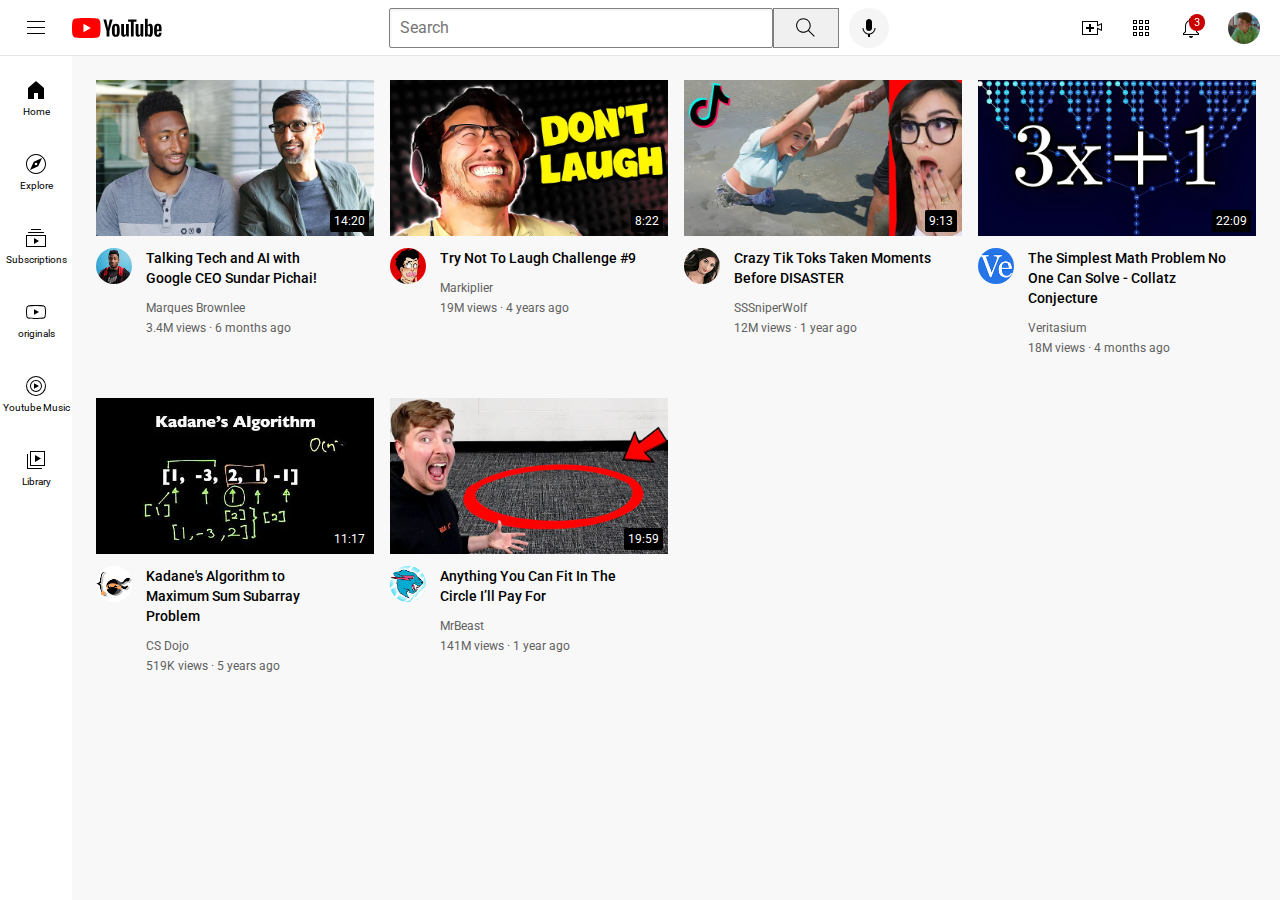
<file: index.html>
<!DOCTYPE html>
<html>
    <head>
<title>
    Youtube Clone
</title>
<link rel="preconnect" href="https://fonts.googleapis.com">
<link rel="preconnect" href="https://fonts.gstatic.com" crossorigin>
<link href="https://fonts.googleapis.com/css2?family=Roboto:wght@400;500;700&display=swap" rel="stylesheet">
<link rel=" stylesheet" href="Styles/general.css">
<link rel=" stylesheet" href="Styles/video.css">
<link rel=" stylesheet" href="Styles/header.css">
<link rel=" stylesheet" href="Styles/sidebar.css">  
    </head>
    <body>
        <div class="header">
            <div class="left-section">
                <img class="hamburger-menu" src="HeaderIcons/hamburger-menu.svg">
                <img class="youtube-logo" src="HeaderIcons/youtube-logo.svg">
            </div>
            <div class="middle-section">
                <input class="search-bar" type="text" placeholder="Search" >
                <button class="search-button"><img class="search-icon" src="HeaderIcons/search.svg">
                <div class="tooltip">Search</div></button>
                <button class="voice-search-button"><img class="voice-search-icon" src="HeaderIcons/voice-search-icon.svg">
                <div class="tooltip">Search with Voice</div></button>
            </div>
            <!-- Put position absolute inside position relative. -->
            <div class="right-section">
                <div class="upload-icon-container">
                <img class="upload-icon" src="HeaderIcons/upload.svg">
                <div class="tooltip">Create</div>
                </div>
                <div class="youtube-apps-icon-container">
                <img class="youtube-apps-icon" src="HeaderIcons/youtube-apps.svg">
                <div class="tooltip">Youtube Apps</div>
                </div>
                <div class="notifications-icon-container">
                    <img class="notifications-icon" src="HeaderIcons/notifications.svg">
                    <div class="notifications-count">3</div>
                    <div class="tooltip">Notifications</div>
                </div>
                <img class="ProfilePic-icon" src="ChannelIcons/ProfilePic.jpg">
            </div>
        </div>
        <div class="sidebar">
            <div class="sidebar-link">
                <img src="SideBarIcons/home.svg">
                <div>Home</div>
            </div>
            <div class="sidebar-link">
                <img src="SideBarIcons/explore.svg">
                <div>Explore</div>
            </div>
            <div class="sidebar-link">
                <img src="SideBarIcons/subscriptions.svg">
                <div>Subscriptions</div>
            </div>
            <div class="sidebar-link">
                <img src="SideBarIcons/originals.svg">
                <div>originals</div>
            </div>
            <div class="sidebar-link">
                <img src="SideBarIcons/youtube-music.svg">
                <div>Youtube Music</div>
            </div>
            <div class="sidebar-link">
                <img src="SideBarIcons/library.svg">
                <div>Library</div>
            </div> 
        </div>
        <div class="video-grid">
            <div class ="video-preview">
                <div class="thumbnail-row"> <img class="thumbnail" src = "Thumbnails/Thumbnail(mkbhd).png">
                <div class="video-time">14:20</div></div>
                <div class="video-info-grid">  
                    <div class="channel-icons">
                    <img class="profile-pictures" src="ChannelIcons/mkbhd.jpeg"></div>
                    <div class="video-info">  
                    <p class="video-title">Talking Tech and AI with Google CEO Sundar Pichai!</p>
                    <p class="video-author"> Marques Brownlee<br> 
                        3.4M views &#183 6 months ago</p>
                    </div>
                </div>
                </div>
                <div class ="video-preview">
                    <div class="thumbnail-row"> <img class="thumbnail" src = "Thumbnails/Thumbnail(markiplier).png">
                    <div class="video-time">8:22</div></div>
                    <div class="video-info-grid">  
                        <div class="channel-icons">
                        <img class="profile-pictures" src="ChannelIcons/markiplier.jpeg"></div>
                        <div class="video-info">  
                        <p class="video-title">Try Not To Laugh Challenge #9</p>
                        <p class="video-author"> Markiplier<br> 
                            19M views &#183 4 years ago</p>
                        </div>
                    </div>
                    </div>
                    <div class ="video-preview">
                        <div class="thumbnail-row"> <img class="thumbnail" src = "Thumbnails/Thumbnail(sssniper).png">
                        <div class="video-time">9:13</div></div>
                        <div class="video-info-grid">  
                            <div class="channel-icons">
                            <img class="profile-pictures" src="ChannelIcons/sssniperwolf.jpeg"></div>
                            <div class="video-info">  
                            <p class="video-title">Crazy Tik Toks Taken Moments Before DISASTER</p>
                            <p class="video-author"> SSSniperWolf<br> 
                                12M views &#183 1 year ago</p>
                            </div>
                        </div>
                        </div>
                        <div class ="video-preview">
                            <div class="thumbnail-row"> <img class="thumbnail" src = "Thumbnails/Thumbnail( Veritasium).png">
                            <div class="video-time">22:09</div></div>
                            <div class="video-info-grid">  
                                <div class="channel-icons">
                                <img class="profile-pictures" src="ChannelIcons/veritasium.jpeg"></div>
                                <div class="video-info">  
                                <p class="video-title">The Simplest Math Problem No One Can Solve - Collatz Conjecture</p>
                                <p class="video-author"> Veritasium<br> 
                                    18M views  &#183 4 months ago</p>
                                </div>
                            </div>
                            </div>
                    <div class ="video-preview">
                        <div class="thumbnail-row"> <img class="thumbnail" src = "Thumbnails/Thumbnail( csdojo).png">
                        <div class="video-time">11:17</div></div>
                        <div class="video-info-grid">  
                            <div class="channel-icons">
                            <img class="profile-pictures" src="ChannelIcons/csdojo.jpeg"></div>
                            <div class="video-info">  
                            <p class="video-title">Kadane's Algorithm to Maximum Sum Subarray Problem</p>
                            <p class="video-author"> CS Dojo<br> 
                                519K views &#183 5 years ago</p>
                            </div>
                        </div>
                        </div>
                        <div class ="video-preview">
                            <div class="thumbnail-row"> <img class="thumbnail" src = "Thumbnails/mrbeast.webp">
                            <div class="video-time">19:59</div></div>
                            <div class="video-info-grid">  
                                <div class="channel-icons">
                                <img class="profile-pictures" src="ChannelIcons/mrbeast.jpeg"></div>
                                <div class="video-info">  
                                <p class="video-title">Anything You Can Fit In The Circle I’ll Pay For</p>
                                <p class="video-author"> MrBeast<br> 
                                    141M views &#183 1 year ago</p>
                                </div>
                            </div>
                            </div>
        </div>
    </body>
</html>
</file>
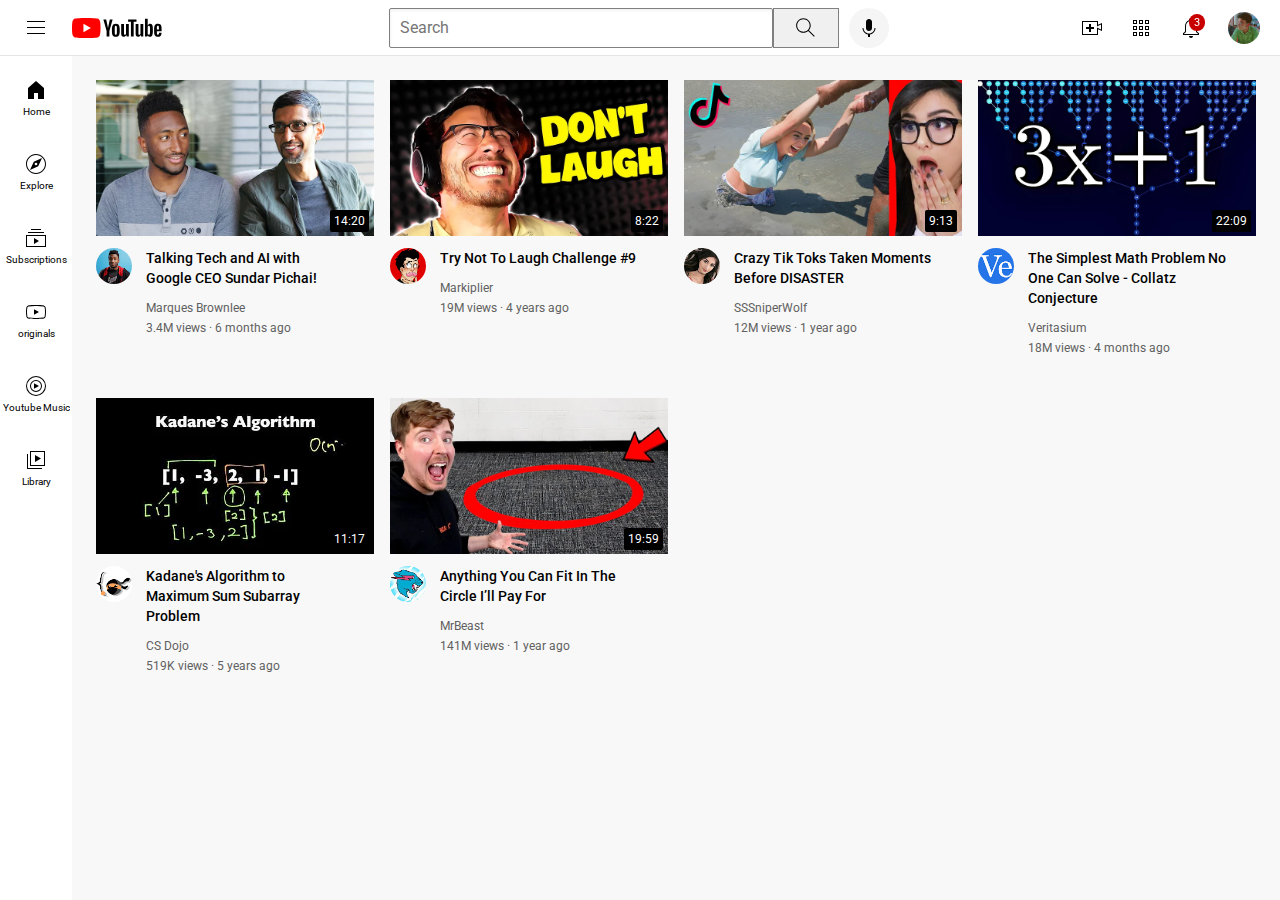
<file: First_Proj.html>
<!DOCTYPE html>
<html>
    <head>
<title>
    Youtube Clone
</title>
<link rel="preconnect" href="https://fonts.googleapis.com">
<link rel="preconnect" href="https://fonts.gstatic.com" crossorigin>
<link href="https://fonts.googleapis.com/css2?family=Roboto:wght@400;500;700&display=swap" rel="stylesheet">
<link rel=" stylesheet" href="Styles/general.css">
<link rel=" stylesheet" href="Styles/video.css">
<link rel=" stylesheet" href="Styles/header.css">
<link rel=" stylesheet" href="Styles/sidebar.css">  
    </head>
    <body>
        <div class="header">
            <div class="left-section">
                <img class="hamburger-menu" src="HeaderIcons/hamburger-menu.svg">
                <img class="youtube-logo" src="HeaderIcons/youtube-logo.svg">
            </div>
            <div class="middle-section">
                <input class="search-bar" type="text" placeholder="Search" >
                <button class="search-button"><img class="search-icon" src="HeaderIcons/search.svg">
                <div class="tooltip">Search</div></button>
                <button class="voice-search-button"><img class="voice-search-icon" src="HeaderIcons/voice-search-icon.svg">
                <div class="tooltip">Search with Voice</div></button>
            </div>
            <!-- Put position absolute inside position relative. -->
            <div class="right-section">
                <div class="upload-icon-container">
                <img class="upload-icon" src="HeaderIcons/upload.svg">
                <div class="tooltip">Create</div>
                </div>
                <div class="youtube-apps-icon-container">
                <img class="youtube-apps-icon" src="HeaderIcons/youtube-apps.svg">
                <div class="tooltip">Youtube Apps</div>
                </div>
                <div class="notifications-icon-container">
                    <img class="notifications-icon" src="HeaderIcons/notifications.svg">
                    <div class="notifications-count">3</div>
                    <div class="tooltip">Notifications</div>
                </div>
                <img class="ProfilePic-icon" src="ChannelIcons/ProfilePic.jpg">
            </div>
        </div>
        <div class="sidebar">
            <div class="sidebar-link">
                <img src="SideBarIcons/home.svg">
                <div>Home</div>
            </div>
            <div class="sidebar-link">
                <img src="SideBarIcons/explore.svg">
                <div>Explore</div>
            </div>
            <div class="sidebar-link">
                <img src="SideBarIcons/subscriptions.svg">
                <div>Subscriptions</div>
            </div>
            <div class="sidebar-link">
                <img src="SideBarIcons/originals.svg">
                <div>originals</div>
            </div>
            <div class="sidebar-link">
                <img src="SideBarIcons/youtube-music.svg">
                <div>Youtube Music</div>
            </div>
            <div class="sidebar-link">
                <img src="SideBarIcons/library.svg">
                <div>Library</div>
            </div> 
        </div>
        <div class="video-grid">
            <div class ="video-preview">
                <div class="thumbnail-row"> <img class="thumbnail" src = "Thumbnails/Thumbnail(mkbhd).png">
                <div class="video-time">14:20</div></div>
                <div class="video-info-grid">  
                    <div class="channel-icons">
                    <img class="profile-pictures" src="ChannelIcons/mkbhd.jpeg"></div>
                    <div class="video-info">  
                    <p class="video-title">Talking Tech and AI with Google CEO Sundar Pichai!</p>
                    <p class="video-author"> Marques Brownlee<br> 
                        3.4M views &#183 6 months ago</p>
                    </div>
                </div>
                </div>
                <div class ="video-preview">
                    <div class="thumbnail-row"> <img class="thumbnail" src = "Thumbnails/Thumbnail(markiplier).png">
                    <div class="video-time">8:22</div></div>
                    <div class="video-info-grid">  
                        <div class="channel-icons">
                        <img class="profile-pictures" src="ChannelIcons/markiplier.jpeg"></div>
                        <div class="video-info">  
                        <p class="video-title">Try Not To Laugh Challenge #9</p>
                        <p class="video-author"> Markiplier<br> 
                            19M views &#183 4 years ago</p>
                        </div>
                    </div>
                    </div>
                    <div class ="video-preview">
                        <div class="thumbnail-row"> <img class="thumbnail" src = "Thumbnails/Thumbnail(sssniper).png">
                        <div class="video-time">9:13</div></div>
                        <div class="video-info-grid">  
                            <div class="channel-icons">
                            <img class="profile-pictures" src="ChannelIcons/sssniperwolf.jpeg"></div>
                            <div class="video-info">  
                            <p class="video-title">Crazy Tik Toks Taken Moments Before DISASTER</p>
                            <p class="video-author"> SSSniperWolf<br> 
                                12M views &#183 1 year ago</p>
                            </div>
                        </div>
                        </div>
                        <div class ="video-preview">
                            <div class="thumbnail-row"> <img class="thumbnail" src = "Thumbnails/Thumbnail( Veritasium).png">
                            <div class="video-time">22:09</div></div>
                            <div class="video-info-grid">  
                                <div class="channel-icons">
                                <img class="profile-pictures" src="ChannelIcons/veritasium.jpeg"></div>
                                <div class="video-info">  
                                <p class="video-title">The Simplest Math Problem No One Can Solve - Collatz Conjecture</p>
                                <p class="video-author"> Veritasium<br> 
                                    18M views  &#183 4 months ago</p>
                                </div>
                            </div>
                            </div>
                    <div class ="video-preview">
                        <div class="thumbnail-row"> <img class="thumbnail" src = "Thumbnails/Thumbnail( csdojo).png">
                        <div class="video-time">11:17</div></div>
                        <div class="video-info-grid">  
                            <div class="channel-icons">
                            <img class="profile-pictures" src="ChannelIcons/csdojo.jpeg"></div>
                            <div class="video-info">  
                            <p class="video-title">Kadane's Algorithm to Maximum Sum Subarray Problem</p>
                            <p class="video-author"> CS Dojo<br> 
                                519K views &#183 5 years ago</p>
                            </div>
                        </div>
                        </div>
                        <div class ="video-preview">
                            <div class="thumbnail-row"> <img class="thumbnail" src = "Thumbnails/mrbeast.webp">
                            <div class="video-time">19:59</div></div>
                            <div class="video-info-grid">  
                                <div class="channel-icons">
                                <img class="profile-pictures" src="ChannelIcons/mrbeast.jpeg"></div>
                                <div class="video-info">  
                                <p class="video-title">Anything You Can Fit In The Circle I’ll Pay For</p>
                                <p class="video-author"> MrBeast<br> 
                                    141M views &#183 1 year ago</p>
                                </div>
                            </div>
                            </div>
        </div>
    </body>
</html>
</file>
<file: Styles/general.css>
p{
    font-family: Roboto,Arial;
    margin-top: 0px;
    margin-bottom: 0px;
}        
body{
    margin: 0;
    padding-top: 80px;
    padding-left: 96px;
    padding-right: 24px;
    background-color: rgb(248, 248, 248);
}
</file>
<file: Styles/video.css>
.thumbnail{
    width: 100%;
}
.video-title{
    font-size: 14px;
    font-weight: 500;
    line-height: 20px;
    margin-top: 0px;
    margin-bottom: 10px;
}
.video-info-grid{
    display: grid;
    grid-template-columns: 50px 1fr;
}
.channel-icons{
    display: inline-block;
    width: 50px;
    vertical-align: top;
}
.video-info{
    display: inline-block;
    width: 200px;
}
.profile-pictures{
    width: 36px;
    border-radius: 50px;
}
.thumbnail-row{
    margin-bottom: 8px;
    position: relative;
}
.video-time{
    font-family: Roboto,Arial;
    font-size: 12px;
    font-weight: 500px;
    padding-left: 4px;
    padding-right: 4px;
    padding-bottom: 4px;
    padding-top: 4px;
    border-radius: 2px;
    background-color: black;
    color: white;
    position: absolute;
    bottom: 8px;
    right: 5px;
}
.video-author{
    font-size: 12px;
    color: rgb(96, 96, 96);
    line-height: 20px;
}
.video-grid{
    display:grid;
    grid-template-columns: 1fr 1fr 1fr;
    column-gap: 16px;
    row-gap: 40px;
}
/* Media Queries are used for Responsive Webpage Designs */
@media (max-width: 750px){
.video-grid{
    grid-template-columns: 1fr 1fr;
}
}
@media (min-width: 751px) and (max-width:999px){
    .video-grid{
        grid-template-columns: 1fr 1fr 1fr;
    }
    }
    
@media (min-width: 1000px){
    .video-grid{
        grid-template-columns: 1fr 1fr 1fr 1fr;
    }
    }
</file>
<file: Styles/header.css>
.search-bar{
    flex: 1;
    height:36px;
    /* vertical-align: top; */
    width: 0px;
    padding-left: 10px;
    font-size: 16px;
    border-width: 1px;
    border-style: solid;
    border-color: gray;
    border-radius: 2px;
    box-shadow: inset 1px 2px 3px rgba(0,0,0,0.05);
} 
.search-bar::placeholder{
    font-family: Roboto,Arial;
    font-size: 16px;
}

.header{
    height: 55px;
    display: flex;
    flex-direction: row;
    justify-content: space-between;
    position: fixed;
    top: 0;
    left: 0;
    right:0;
    z-index: 100;
    background-color: white;
    border-bottom-width: 1px;
    border-bottom-style: solid;
    border-bottom-color: rgb(228, 228, 228);
}
.hamburger-menu{
    height: 24px;
    margin-left: 24px;
    margin-right: 24px;
}
.youtube-logo{
    height: 20px;
}
.search-icon{
    height: 25px;
}
.left-section {
display: flex;
align-items: center;
}
.middle-section{
    flex: 1;
    margin-left: 70px;
    margin-right: 35px;
    max-width: 500px;
    display: flex;
    align-items: center;
}
.search-button{
    height: 40px;
    width: 66px;
    background-color: rgb(240,240,240);
    border-width: 1px;
    border-style: solid;
    border-color: gray;
    margin-left: -1;
    margin-right: 10px;
}
.search-button,.voice-search-button,
.upload-icon-container,.youtube-apps-icon-container,.notifications-icon-container{
    position: relative;
    display: flex;
    justify-content: center;
    align-items: center;
}
.search-button .tooltip,
.voice-search-button .tooltip,
.upload-icon-container .tooltip,
.youtube-apps-icon-container .tooltip,
.notifications-icon-container .tooltip{
    font-family: Roboto,Arial;
    position: absolute;
    background-color: gray;
    color: white;
    padding-top: 4px;
    padding-bottom: 4px;
    padding-left: 8px;
    padding-right: 8px;
    border-radius: 2px;
    font-size: 12px;
    bottom: -30px;
    opacity: 0;
    transition: opacity 0.15s;
    pointer-events: none;
    white-space: nowrap;
}
.search-button:hover .tooltip,
.voice-search-button:hover .tooltip,
.upload-icon-container:hover .tooltip,
.youtube-apps-icon-container:hover .tooltip,
.notifications-icon-container:hover .tooltip{
    opacity: 1;
}

.voice-search-button{
    height: 40px;
    width: 40px;
    border-radius: 20px;
    border: none;
    background-color: rgb(245, 245, 245);
}
.voice-search-icon{
    height: 24px;
}
.right-section{
    width: 180px;
    display: flex;
    align-items: center;
    justify-content: space-between;
    margin-right: 20px;
    flex-shrink: 0;
}
.upload-icon{
    height: 24px;
}
.youtube-apps-icon{
    height: 24px;
}
.notifications-icon{
    height: 24px;
}
.notifications-icon-container{
    position: relative;
}
.notifications-count{
    position: absolute;
    top: -2px;
    right: -2px;
    background-color: rgb(200, 0, 0);
    color: white;
    font-family: Roboto,Arial;
    font-size: 11px;
    padding-left: 5px;
    padding-right: 5px;
    padding-top: 2px;
    padding-bottom: 2px;
    border-radius: 10px;
}
.ProfilePic-icon{
    height: 32px;
    border-radius: 16px;
    cursor: pointer;
}
</file>
<file: Styles/sidebar.css>
.sidebar{
    position: fixed;
    left: 0;
    bottom: 0;
    top: 55px;
    background-color: white;
    width: 72px;
    z-index: 200px;
    padding-top: 5px;
}
.sidebar-link{
    height: 74px;
    display: flex;
    justify-content: center;
    align-items: center;
    flex-direction: column;
    cursor: pointer;

}
.sidebar-link:hover{
    background-color: rgb(235, 235, 235);
}
.sidebar-link img{
    height: 24px;
    margin-bottom: 4px;
}
.sidebar-link div{
    font-family: Roboto,Arial;
    font-size: 10px;
}
</file>
